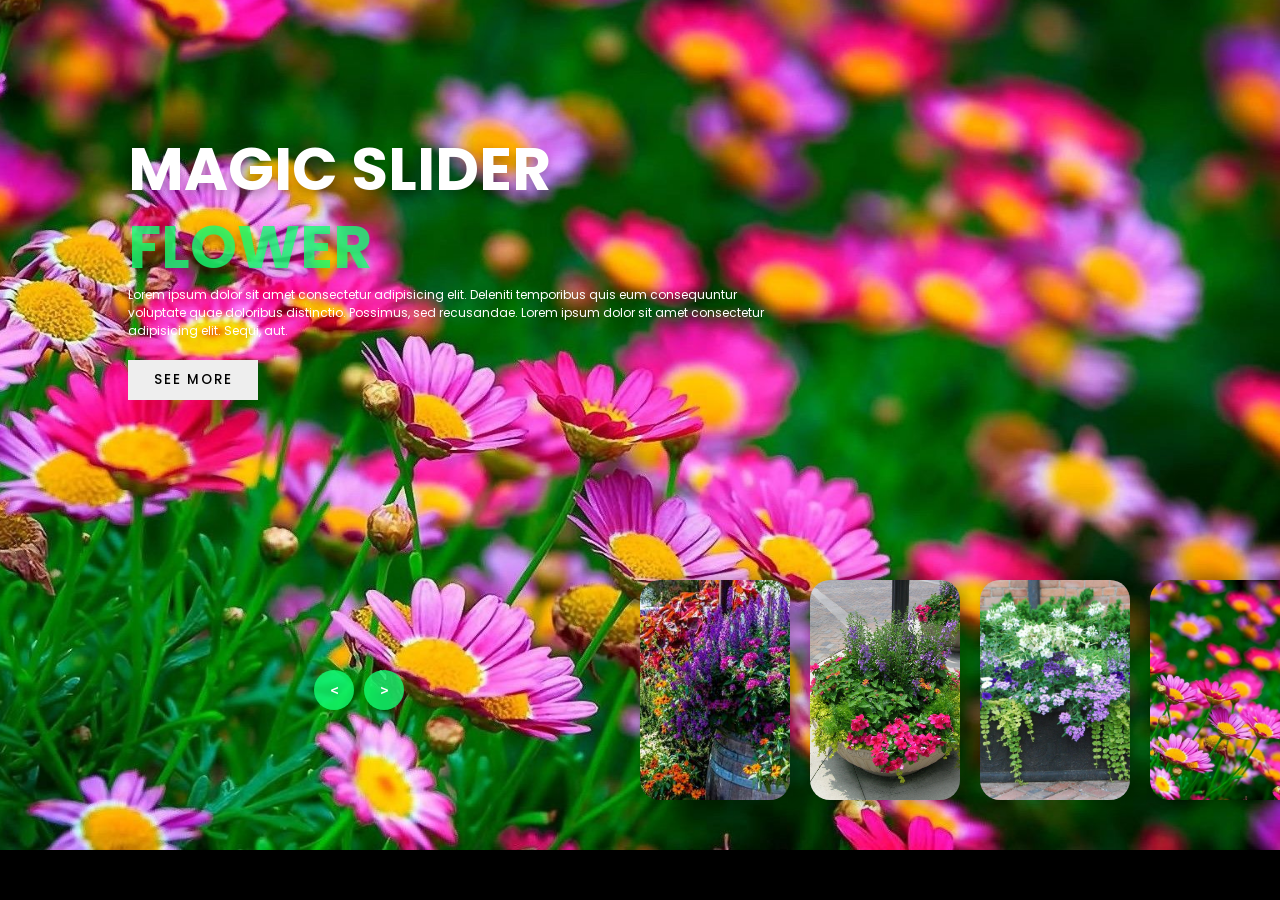
<file: index.html>
<!DOCTYPE html>
<html lang="en">
<head>
    <meta charset="UTF-8">
    <meta name="viewport" content="width=device-width, initial-scale=1.0">
    <title>Image Slider</title>
    <link rel="stylesheet" href="style.css">
</head>
<body>

    


    
    <div class="slider">


        <div class="list">

            <div class="item">
                <img src="image1.jpg" alt="">

                <div class="content">
                    <div class="title">MAGIC SLIDER</div>
                    <div class="type">FLOWER</div>
                    <div class="description">
                        Lorem ipsum dolor sit amet consectetur adipisicing elit. Deleniti temporibus quis eum consequuntur voluptate quae doloribus distinctio. Possimus, sed recusandae. Lorem ipsum dolor sit amet consectetur adipisicing elit. Sequi, aut.
                    </div>
                    <div class="button">
                        <button>SEE MORE</button>
                    </div>
                </div>
            </div>

            <div class="item">
                <img src="image2.jpg" alt="">

                <div class="content">
                    <div class="title">MAGIC SLIDER</div>
                    <div class="type">NATURE</div>
                    <div class="description">
                        Lorem ipsum dolor sit amet consectetur adipisicing elit. Deleniti temporibus quis eum consequuntur voluptate quae doloribus distinctio. Possimus, sed recusandae. Lorem ipsum dolor sit amet consectetur adipisicing elit. Sequi, aut.
                    </div>
                    <div class="button">
                        <button>SEE MORE</button>
                    </div>
                </div>
            </div>

            <div class="item">
                <img src="image4.jpg" alt="">

                <div class="content">
                    <div class="title">MAGIC SLIDER</div>
                    <div class="type">PLANT</div>
                    <div class="description">
                        Lorem ipsum dolor sit amet consectetur adipisicing elit. Deleniti temporibus quis eum consequuntur voluptate quae doloribus distinctio. Possimus, sed recusandae. Lorem ipsum dolor sit amet consectetur adipisicing elit. Sequi, aut.
                    </div>
                    <div class="button">
                        <button>SEE MORE</button>
                    </div>
                </div>
            </div>

            <div class="item">
                <img src="image3.jpg" alt="">

                <div class="content">
                    <div class="title">MAGIC SLIDER</div>
                    <div class="type">NATURE</div>
                    <div class="description">
                        Lorem ipsum dolor sit amet consectetur adipisicing elit. Deleniti temporibus quis eum consequuntur voluptate quae doloribus distinctio. Possimus, sed recusandae. Lorem ipsum dolor sit amet consectetur adipisicing elit. Sequi, aut.
                    </div>
                    <div class="button">
                        <button>SEE MORE</button>
                    </div>
                </div>
            </div>

        </div>


        <div class="thumbnail">

            <div class="item">
                <img src="image1.jpg" alt="">
            </div>
            <div class="item">
                <img src="image2.jpg" alt="">
            </div>
            <div class="item">
                <img src="image3.jpg" alt="">
            </div>
            <div class="item">
                <img src="image4.jpg" alt="">
            </div>

        </div>


        <div class="nextPrevArrows">
            <button class="prev"> < </button>
            <button class="next"> > </button>
        </div>


    </div>





    <script src="app.js"></script>
</body>
</html>
</file>
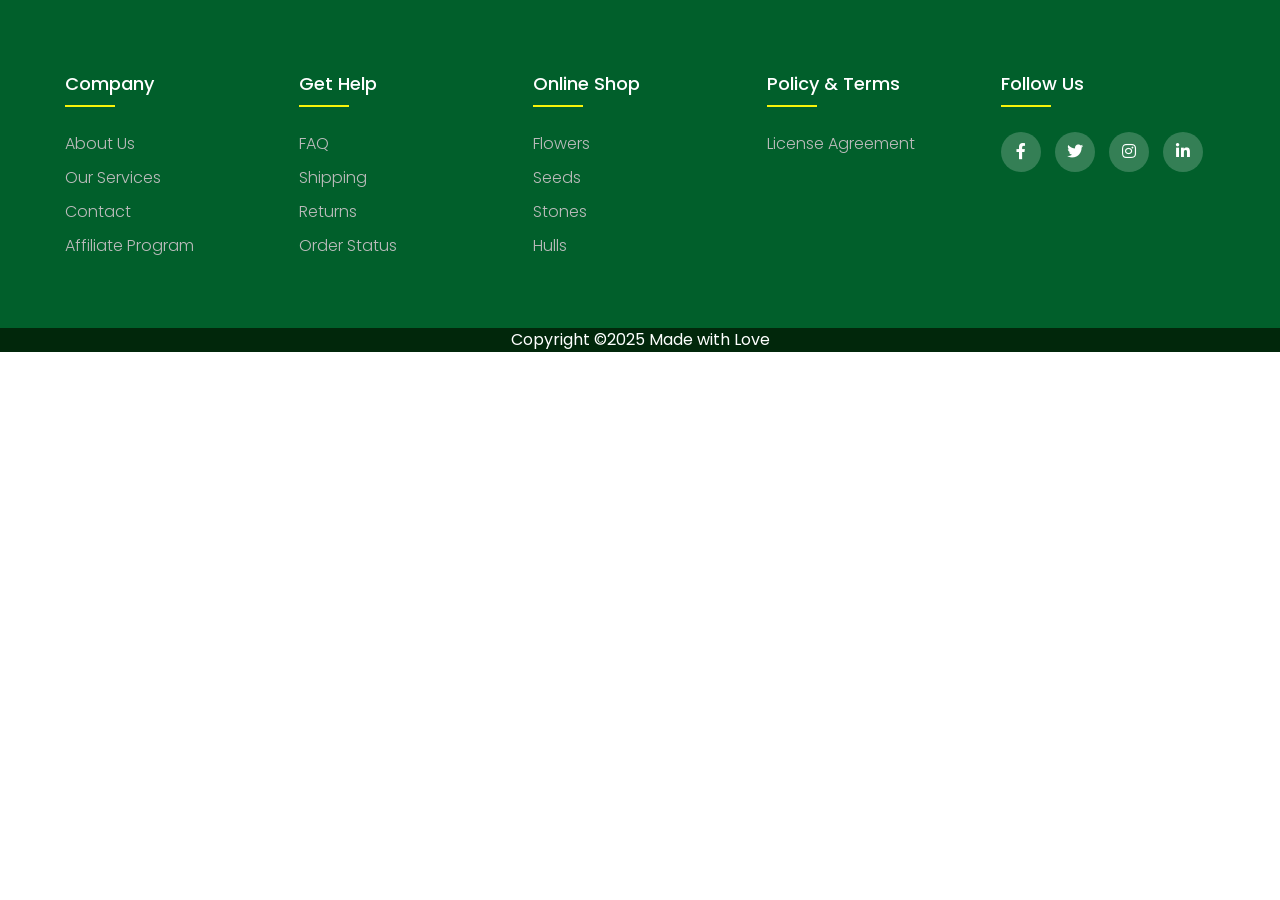
<file: footer1/index.html>
<!DOCTYPE html>
<html lang="en">
<head>
  <title>Footer Design</title>
  <meta charset="utf-8">
  <meta name="viewport" content="width=device-width, initial-scale=1">
  <link rel="stylesheet" href="style.css">
  <link rel="stylesheet" type="text/css" href="https://cdnjs.cloudflare.com/ajax/libs/font-awesome/5.15.1/css/all.min.css">
</head>
<body>

  <footer class="footer">
  	 <div class="container">
  	 	<div class="row">
  	 		<div class="footer-col">
  	 			<h4>company</h4>
  	 			<ul>
  	 				<li><a href="#">about us</a></li>
  	 				<li><a href="#">our services</a></li>
  	 				<li><a href="#">contact</a></li>
  	 				<li><a href="#">affiliate program</a></li>
  	 			</ul>
  	 		</div>
  	 		<div class="footer-col">
  	 			<h4>get help</h4>
  	 			<ul>
  	 				<li><a href="#">FAQ</a></li>
  	 				<li><a href="#">shipping</a></li>
  	 				<li><a href="#">returns</a></li>
  	 				<li><a href="#">order status</a></li>
  	 	
  	 			</ul>
  	 		</div>
  	 		<div class="footer-col">
  	 			<h4>online shop</h4>
  	 			<ul>
  	 				<li><a href="#">flowers</a></li>
  	 				<li><a href="#">seeds</a></li>
  	 				<li><a href="#">stones</a></li>
  	 				<li><a href="#">hulls</a></li>
  	 			</ul>
  	 		</div>
			   <div class="footer-col">
				<h4>Policy & Terms</h4>
				<ul>
					<li><a href="#">License Agreement</a></li>
					
				</ul>
			</div>
  	 		<div class="footer-col">
  	 			<h4>follow us</h4>
  	 			<div class="social-links">
  	 				<a href="#"><i class="fab fa-facebook-f"></i></a>
  	 				<a href="#"><i class="fab fa-twitter"></i></a>
  	 				<a href="#"><i class="fab fa-instagram"></i></a>
  	 				<a href="#"><i class="fab fa-linkedin-in"></i></a>
  	 			</div>
  	 		</div>
  	 	</div>
		   
  	 </div>
	 
  </footer>
  <div>
	<p style="text-align: center ; color: white;  background-color: rgb(1, 39, 11);">Copyright &copy;2025 Made with Love</p>
 </div>

</body>
</html>
</file>
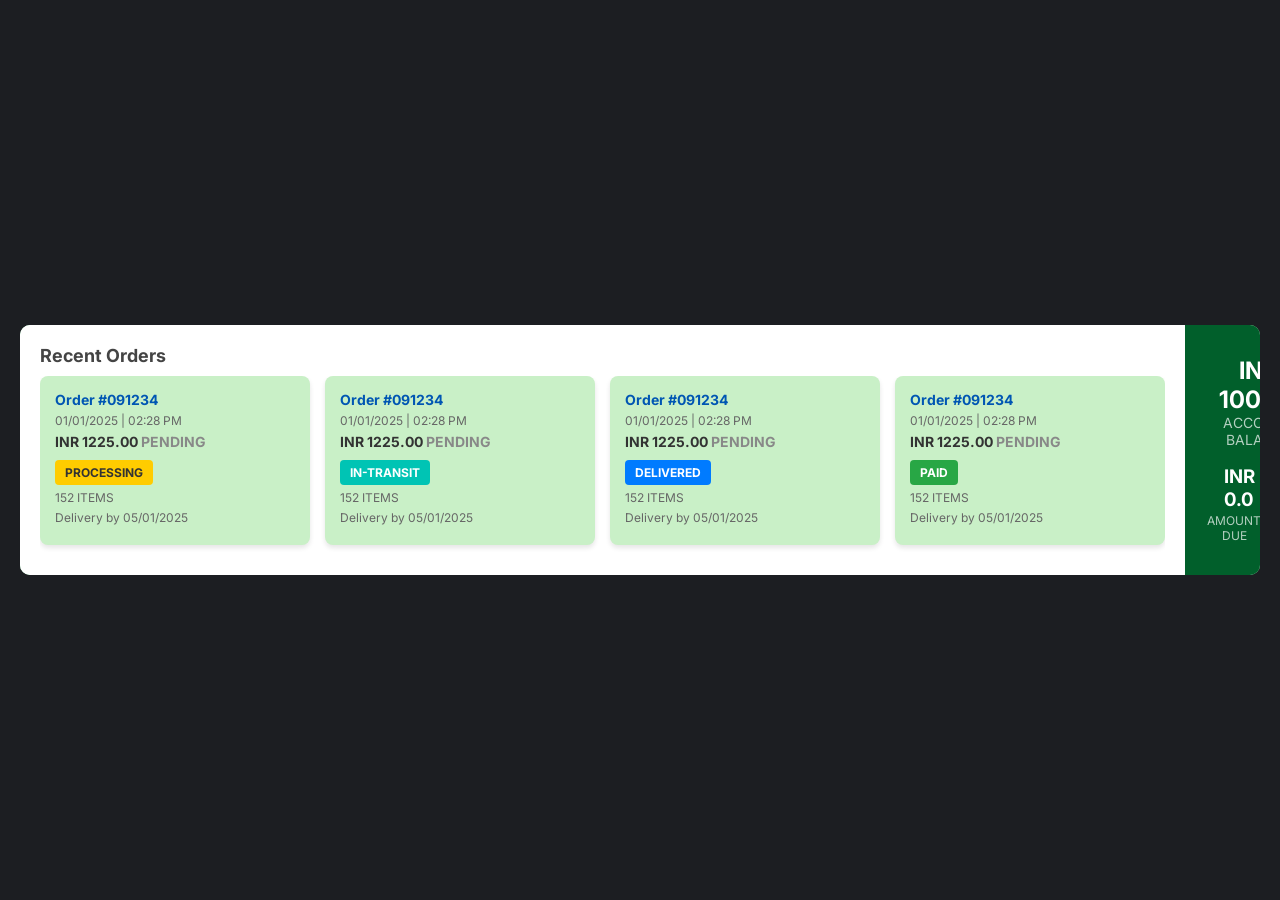
<file: myactivity.html>
<!DOCTYPE html>
<html lang="en">
<head>
    <meta charset="UTF-8">
    <meta name="viewport" content="width=device-width, initial-scale=1.0">
    <title>Account Activity</title>
    <link href="https://fonts.googleapis.com/css2?family=Inter:wght@300;400;600&display=swap" rel="stylesheet">
    <link rel="stylesheet" href="myactivity.css">
</head>
<body>

    <div class="container">
        <!-- Left Section with Orders -->
        <div class="left-section">
            <h2>Recent Orders</h2>
            <div class="orders-section">
                <div class="order-card">
                    <h3>Order #091234</h3>
                    <p>01/01/2025 | 02:28 PM</p>
                    <p class="price">INR 1225.00 <span style="color:#888;">PENDING</span></p>
                    <span class="status processing">PROCESSING</span>
                    <p>152 ITEMS</p>
                    <p>Delivery by 05/01/2025</p>
                </div>

                <div class="order-card">
                    <h3>Order #091234</h3>
                    <p>01/01/2025 | 02:28 PM</p>
                    <p class="price">INR 1225.00 <span style="color:#888;">PENDING</span></p>
                    <span class="status in-transit">IN-TRANSIT</span>
                    <p>152 ITEMS</p>
                    <p>Delivery by 05/01/2025</p>
                </div>

                <div class="order-card">
                    <h3>Order #091234</h3>
                    <p>01/01/2025 | 02:28 PM</p>
                    <p class="price">INR 1225.00 <span style="color:#888;">PENDING</span></p>
                    <span class="status delivered">DELIVERED</span>
                    <p>152 ITEMS</p>
                    <p>Delivery by 05/01/2025</p>
                </div>

                <div class="order-card">
                    <h3>Order #091234</h3>
                    <p>01/01/2025 | 02:28 PM</p>
                    <p class="price">INR 1225.00 <span style="color:#888;">PENDING</span></p>
                    <span class="status paid">PAID</span>
                    <p>152 ITEMS</p>
                    <p>Delivery by 05/01/2025</p>
                </div>


                
            </div>
        </div>

        <!-- Right Section with Account Info -->
        <div class="right-section">
            <h2>INR 100.00</h2>
            <p>ACCOUNT BALANCE</p>
            <table>
                <tr>
                    <td><h3 style="padding-top: 15px;">INR 0.0</h3></td>
                    <td style="padding-top: 15px;">COD</td>
                </tr>
                <TR>
                    <TD ><p style="font-size: 12px; padding-right: 10px;">AMOUNT DUE </p>  </TD>
                    <td><p> terms</p></td> 
                </TR>

            </table>
       



        </div>
    </div>

</body>
</html>
</file>
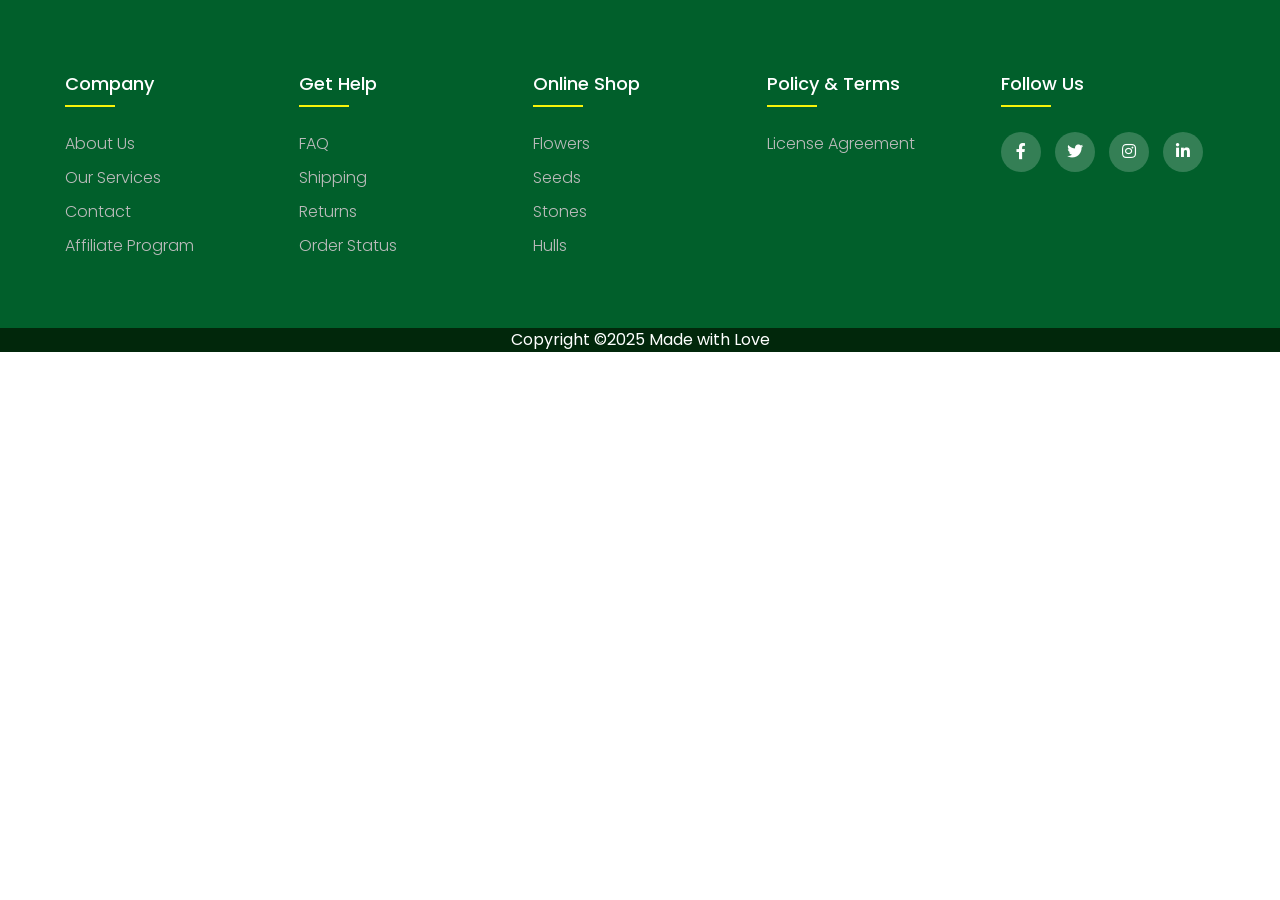
<file: header1/page2/footer.html>
<!DOCTYPE html>
<html lang="en">
<head>
  <title>Footer Design</title>
  <meta charset="utf-8">
  <meta name="viewport" content="width=device-width, initial-scale=1">
  <link rel="stylesheet" href="footer.css">
  <link rel="stylesheet" type="text/css" href="https://cdnjs.cloudflare.com/ajax/libs/font-awesome/5.15.1/css/all.min.css">
</head>
<body>

  <footer class="footer">
  	 <div class="container">
  	 	<div class="row">
  	 		<div class="footer-col">
  	 			<h4>company</h4>
  	 			<ul>
  	 				<li><a href="#">about us</a></li>
  	 				<li><a href="#">our services</a></li>
  	 				<li><a href="#">contact</a></li>
  	 				<li><a href="#">affiliate program</a></li>
  	 			</ul>
  	 		</div>
  	 		<div class="footer-col">
  	 			<h4>get help</h4>
  	 			<ul>
  	 				<li><a href="#">FAQ</a></li>
  	 				<li><a href="#">shipping</a></li>
  	 				<li><a href="#">returns</a></li>
  	 				<li><a href="#">order status</a></li>
  	 	
  	 			</ul>
  	 		</div>
  	 		<div class="footer-col">
  	 			<h4>online shop</h4>
  	 			<ul>
  	 				<li><a href="#">flowers</a></li>
  	 				<li><a href="#">seeds</a></li>
  	 				<li><a href="#">stones</a></li>
  	 				<li><a href="#">hulls</a></li>
  	 			</ul>
  	 		</div>
			   <div class="footer-col">
				<h4>Policy & Terms</h4>
				<ul>
					<li><a href="#">License Agreement</a></li>
					
				</ul>
			</div>
  	 		<div class="footer-col">
  	 			<h4>follow us</h4>
  	 			<div class="social-links">
  	 				<a href="#"><i class="fab fa-facebook-f"></i></a>
  	 				<a href="#"><i class="fab fa-twitter"></i></a>
  	 				<a href="#"><i class="fab fa-instagram"></i></a>
  	 				<a href="#"><i class="fab fa-linkedin-in"></i></a>
  	 			</div>
  	 		</div>
  	 	</div>
		   
  	 </div>
	 
  </footer>
  <div>
	<p style="text-align: center ; color: white;  background-color: rgb(1, 39, 11);">Copyright &copy;2025 Made with Love</p>
 </div>

</body>
</html>
</file>
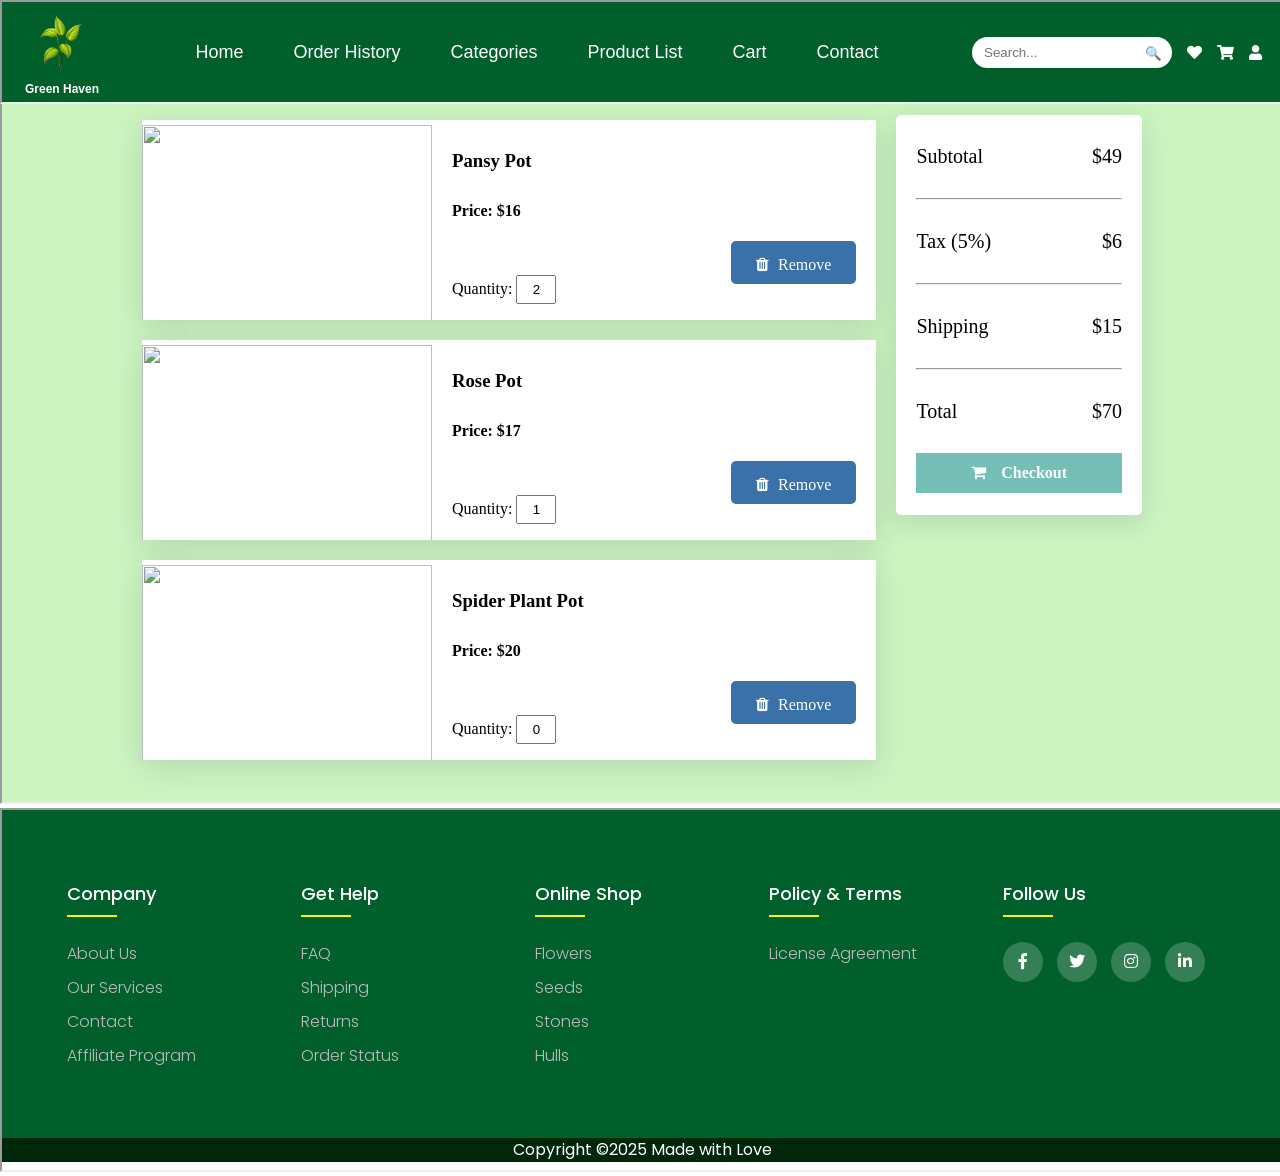
<file: header1/page2/home.html>
<!DOCTYPE html>
<html lang="en">
<head>
    <meta charset="UTF-8">
    <meta name="viewport" content="width=device-width, initial-scale=1.0">
    <title>Merged HTML</title>
</head>
<style>
    *{
        margin: 0px;
        padding: 0px;
    }
.head{
    position: fixed;
}
.footer{
    margin: 0;
    position: sticky;
}
</style>
<body>
    <iframe src="header.html" width="100%" height="100px" class="head" ></iframe>
    <iframe src="cart.html" width="100%" height="800px" class="cart"></iframe>
    <iframe src="footer.html" width="100%" height="360px" class="footer"></iframe>
</body>
</html>
</file>
<file: style.css>
@import url('https://fonts.googleapis.com/css2?family=Poppins:ital,wght@0,100;0,200;0,300;0,400;0,500;0,600;0,700;0,800;0,900;1,100;1,200;1,300;1,400;1,500;1,600;1,700;1,800;1,900&display=swap');

body{
    margin: 0;
    background-color: #000;
    color: #eee;
    font-family: Poppins;
    font-size: 12px;
}

a{
    text-decoration: none;
}

header{
    width: 1140px;
    max-width: 80%;
    margin: auto;
    height: 50px;
    display: flex;
    align-items: center;
    position: relative;
    z-index: 100;
}

header a{
    color: #eee;
    margin-right: 5px;
    padding: 5px 10px;
    transition: 0.2s;
}

a.active{
    background: #14ff72cb;
    border-radius: 2px;
}

header a:hover{
    background: #14ff72cb;
    border-radius: 2px;
}


/* slider section  */

.slider{
    height: 100vh;
    margin-top: -50px;
    width: 100vw;
    overflow: hidden;
    position: relative;
}
.slider .list .item{
    width: 100%;
    height: 100%;
    position: absolute;
    inset: 0 0 0 0;
}
.slider .list .item img{
    width: 100%;
    height: 100%;
    object-fit: cover;
}
.slider .list .item .content{
    position: absolute;
    top: 20%;
    width: 1140px;
    max-width: 80%;
    left: 50%;
    transform: translateX(-50%);
    padding-right: 30%;
    box-sizing: border-box;
    color: #fff;
    text-shadow: 0 5px 10px #0004;
}

.slider .list .item .content .title,
.slider .list .item .content .type{
    font-size: 5em;
    font-weight: bold;
    line-height: 1.3em;
}
.slider .list .item .type{
    color: #14ff72cb;
}
.slider .list .item .button{
    display: grid;
    grid-template-columns: repeat(2, 130px);
    grid-template-rows: 40px;
    gap: 5px;
    margin-top: 20px;
}
.slider .list .item .button button{
    border: none;
    background-color: #eee;
    font-family: Poppins;
    font-weight: 500;
    cursor: pointer;
    transition: 0.4s;
    letter-spacing: 2px;
}


.slider .list .item .button button:hover{
    letter-spacing: 3px;
}
.slider .list .item .button button:nth-child(2){
    background-color: transparent;
    border: 1px solid #fff;
    color: #eee;
}





/* Thumbnail Section  */
.thumbnail{
    position: absolute;
    bottom: 50px;
    left: 50%;
    width: max-content;
    z-index: 100;
    display: flex;
    gap: 20px;
}

.thumbnail .item{
    width: 150px;
    height: 220px;
    flex-shrink: 0;
    position: relative;
}

.thumbnail .item img{
    width: 100%;
    height: 100%;
    object-fit: cover;
    border-radius: 20px;
    box-shadow: 5px 0 15px rgba(0, 0, 0, 0.3);
}


/* nextPrevArrows Section  */
.nextPrevArrows{
    position: absolute;
    top: 80%;
    right: 52%;
    z-index: 100;
    width: 300px;
    max-width: 30%;
    display: flex;
    gap: 10px;
    align-items: center;
}
.nextPrevArrows button{
    width: 40px;
    height: 40px;
    border-radius: 50%;
    background-color: #14ff72cb;
    border: none;
    color: #fff;
    font-family: monospace;
    font-weight: bold;
    transition: .5s;
    cursor: pointer;
}
.nextPrevArrows button:hover{
    background-color: #fff;
    color: #000;
}

/* Animation Part */
.slider .list .item:nth-child(1){
    z-index: 1;
}


/* animation text in first item */
.slider .list .item:nth-child(1) .content .title,
.slider .list .item:nth-child(1) .content .type,
.slider .list .item:nth-child(1) .content .description,
.slider .list .item:nth-child(1) .content .buttons
{
    transform: translateY(50px);
    filter: blur(20px);
    opacity: 0;
    animation: showContent .5s 1s linear 1 forwards;
}
@keyframes showContent{
    to{
        transform: translateY(0px);
        filter: blur(0px);
        opacity: 1;
    }
}
.slider .list .item:nth-child(1) .content .title{
    animation-delay: 0.4s !important;
}
.slider .list .item:nth-child(1) .content .type{
    animation-delay: 0.6s !important;
}
.slider .list .item:nth-child(1) .content .description{
    animation-delay: 0.8s !important;
}
.slider .list .item:nth-child(1) .content .buttons{
    animation-delay: 1s !important;
}




/* Animation for next button click */
.slider.next .list .item:nth-child(1) img{
    width: 150px;
    height: 220px;
    position: absolute;
    bottom: 50px;
    left: 50%;
    border-radius: 30px;
    animation: showImage .5s linear 1 forwards;
}

@keyframes showImage{
    to{
        bottom: 0;
        left: 0;
        width: 100%;
        height: 100%;
        border-radius: 0;
    }
}

.slider.next .thumbnail .item:nth-last-child(1){
    overflow: hidden;
    animation: showThumbnail .5s linear 1 forwards;
}
.slider.prev .list .item img{
    z-index: 100;
}


@keyframes showThumbnail{
    from{
        width: 0;
        opacity: 0;
    }
}


.slider.next .thumbnail{
    animation: effectNext .5s linear 1 forwards;
}

@keyframes effectNext{
    from{
        transform: translateX(150px);
    }
}



/* Animation for prev button click */
.slider.prev .list .item:nth-child(2){
    z-index: 2;
}

.slider.prev .list .item:nth-child(2) img{
    animation: outFrame 0.5s linear 1 forwards;
    position: absolute;
    bottom: 0;
    left: 0;
}
@keyframes outFrame{
    to{
        width: 150px;
        height: 220px;
        bottom: 50px;
        left: 50%;
        border-radius: 20px;
    }
}

.slider.prev .thumbnail .item:nth-child(1){
    overflow: hidden;
    opacity: 0;
    animation: showThumbnail .5s linear 1 forwards;
}
.slider.next .nextPrevArrows button,
.slider.prev .nextPrevArrows button{
    pointer-events: none;
}


.slider.prev .list .item:nth-child(2) .content .title,
.slider.prev .list .item:nth-child(2) .content .type,
.slider.prev .list .item:nth-child(2) .content .description,
.slider.prev .list .item:nth-child(2) .content .buttons
{
    animation: contentOut 1.5s linear 1 forwards!important;
}

@keyframes contentOut{
    to{
        transform: translateY(-150px);
        filter: blur(20px);
        opacity: 0;
    }
}
@media screen and (max-width: 678px) {
    .slider .list .item .content{
        padding-right: 0;
    }
    .slider .list .item .content .title{
        font-size: 50px;
    }
}
</file>
<file: footer1/style.css>
@import url('https://fonts.googleapis.com/css2?family=Poppins:wght@300;400;500;600;700&display=swap');
body{
	line-height: 1.5;
	font-family: 'Poppins', sans-serif;
}
*{
	margin:0;
	padding:0;
	box-sizing: border-box;
}
.container{
	max-width: 1170px;
	margin:auto;
}
.row{
	display: flex;
	flex-wrap: wrap;
}
ul{
	list-style: none;
}
.footer{
	background-color: #015f2b;
    padding: 70px 0;
}
.footer-col{
   width: 20%;
   padding: 0 10px;
}
.footer-col h4{
	font-size: 18px;
	color: #ffffff;
	text-transform: capitalize;
	margin-bottom: 35px;
	font-weight: 500;
	position: relative;
}
.footer-col h4::before{
	content: '';
	position: absolute;
	left:0;
	bottom: -10px;
	background-color: #f7f30a;
	height: 2px;
	box-sizing: border-box;
	width: 50px;
}
.footer-col ul li:not(:last-child){
	margin-bottom: 10px;
}
.footer-col ul li a{
	font-size: 16px;
	text-transform: capitalize;
	color: #ffffff;
	text-decoration: none;
	font-weight: 300;
	color: #bbbbbb;
	display: block;
	transition: all 0.3s ease;
}
.footer-col ul li a:hover{
	color: #ffffff;
	padding-left: 8px;
}
.footer-col .social-links a{
	display: inline-block;
	height: 40px;
	width: 40px;
	background-color: rgba(255,255,255,0.2);
	margin:0 10px 10px 0;
	text-align: center;
	line-height: 40px;
	border-radius: 50%;
	color: #ffffff;
	transition: all 0.5s ease;
}
.footer-col .social-links a:hover{
	color: #015f2b;
	background-color: #ffffff;
}

/*responsive*/
@media(max-width: 767px){
  .footer-col{
    width: 50%;
    margin-bottom: 30px;
}
}
@media(max-width: 574px){
  .footer-col{
    width: 100%;
}
}
</file>
<file: myactivity.css>
* {
    box-sizing: border-box;
    margin: 0;
    padding: 0;
    font-family: 'Inter', sans-serif;
}

body {
    background-color: #1c1e22;
    color: #fff;
    display: flex;
    justify-content: center;
    align-items: center;
    height: 100vh;
    padding: 20px;
    width:100%;
}

.container {
    display: flex;
    width: 100%;
    background: #b1f9c5;
    border-radius: 10px;
    overflow: hidden;
}

.left-section {
    flex: 2;
    background: white;
    padding: 20px;
}

.left-section h2 {
    font-size: 18px;
    color: #444;
    margin-bottom: 10px;
}


.orders-section {
    display: flex;
    gap: 15px;
    overflow-x: auto;
    padding-bottom: 10px;
    white-space: nowrap;
    scroll-behavior: smooth;
}

.order-card {
    background: #c9f0c7;
    border-radius: 8px;
    padding: 15px;
    min-width: 270px;
    box-shadow: 0px 3px 5px rgba(0, 0, 0, 0.1);
}

.order-card h3 {
    font-size: 14px;
    color: #0056b3;
    margin-bottom: 5px;
}

.order-card p {
    font-size: 12px;
    color: #666;
    margin-bottom: 5px;
}

.order-card .price {
    font-weight: bold;
    font-size: 14px;
    color: #333;
}

.order-card .status {
    font-size: 12px;
    font-weight: bold;
    padding: 5px 10px;
    border-radius: 4px;
    display: inline-block;
    margin: 5px 0;
}

.processing { background: #ffcc00; color: #333; }
.in-transit { background: #00c4b4; color: #fff; }
.delivered { background: #007bff; color: #fff; }
.paid { background: #28a745; color: #fff; }

.right-section {
    flex: 1;
    background: #015f2b;
    color: white;
    padding: 20px;
    text-align: center;
    display: flex;
    flex-direction: column;
    justify-content: center;
    align-items: center;
}

.right-section h2 {
    font-size: 24px;
}

.right-section p {
    font-size: 14px;
    opacity: 0.7;
}

@media (max-width: 768px) {
    .container {
        flex-direction: column;
    }

    .orders-section {
        flex-wrap: nowrap;
        overflow-x: auto;
    }

    .right-section {
        padding: 15px;
    }
}
</file>
<file: header1/page2/footer.css>
@import url('https://fonts.googleapis.com/css2?family=Poppins:wght@300;400;500;600;700&display=swap');
body{
	line-height: 1.5;
	font-family: 'Poppins', sans-serif;
}
*{
	margin: 0px;
	padding:0;
	box-sizing: border-box;
}
.container{
	max-width: 1170px;
	margin:auto;
}
.row{
	display: flex;
	flex-wrap: wrap;
}
ul{
	list-style: none;
}
.footer{
	background-color: #015f2b;
    padding: 70px 0;
}
.footer-col{
   width: 20%;
   padding: 0 10px;
}
.footer-col h4{
	font-size: 18px;
	color: #ffffff;
	text-transform: capitalize;
	margin-bottom: 35px;
	font-weight: 500;
	position: relative;
}
.footer-col h4::before{
	content: '';
	position: absolute;
	left:0;
	bottom: -10px;
	background-color: #f7f30a;
	height: 2px;
	box-sizing: border-box;
	width: 50px;
}
.footer-col ul li:not(:last-child){
	margin-bottom: 10px;
}
.footer-col ul li a{
	font-size: 16px;
	text-transform: capitalize;
	color: #ffffff;
	text-decoration: none;
	font-weight: 300;
	color: #bbbbbb;
	display: block;
	transition: all 0.3s ease;
}
.footer-col ul li a:hover{
	color: #ffffff;
	padding-left: 8px;
}
.footer-col .social-links a{
	display: inline-block;
	height: 40px;
	width: 40px;
	background-color: rgba(255,255,255,0.2);
	margin:0 10px 10px 0;
	text-align: center;
	line-height: 40px;
	border-radius: 50%;
	color: #ffffff;
	transition: all 0.5s ease;
}
.footer-col .social-links a:hover{
	color: #015f2b;
	background-color: #ffffff;
}

/*responsive*/
@media(max-width: 767px){
  .footer-col{
    width: 50%;
    margin-bottom: 30px;
}
}
@media(max-width: 574px){
  .footer-col{
    width: 100%;
}
}
</file>
